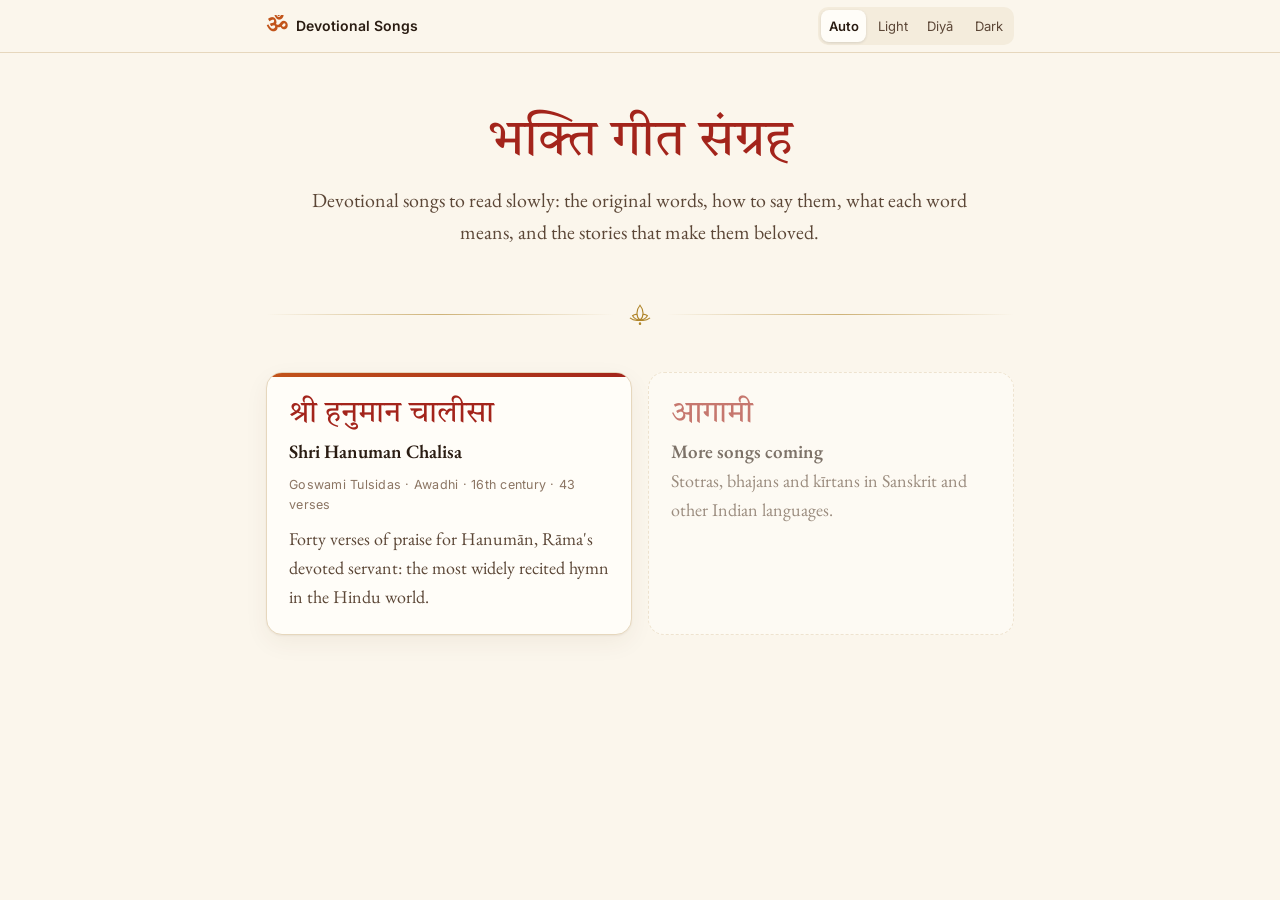
<file: index.html>
<!doctype html>
<html lang="en">
<head>
  <meta charset="utf-8">
  <meta name="viewport" content="width=device-width, initial-scale=1, viewport-fit=cover">
  <title>Devotional Songs</title>
  <meta name="description" content="Devotional songs to read slowly, starting with the Hanuman Chalisa: original text in nine Indian scripts, transliteration, word-by-word meanings traced to Sanskrit roots, the stories behind each verse, a recitation counter and a synced kirtan recording.">
  <meta name="explainer:topic" content="Sanskrit & Indian Heritage">
  <meta name="explainer:tags" content="Hanuman Chalisa, Tulsidas, Awadhi, bhakti, word-by-word, dhatu">
  <meta property="og:title" content="Devotional Songs">
  <meta property="og:description" content="The Hanuman Chalisa, word by word and root by root, with the stories behind each verse.">
  <meta property="og:image" content="thumb.png">
  <link rel="icon" href="data:image/svg+xml,%3Csvg xmlns='http://www.w3.org/2000/svg' viewBox='0 0 100 100'%3E%3Ctext y='.9em' font-size='90'%3E%F0%9F%AA%94%3C/text%3E%3C/svg%3E">
  <link rel="preconnect" href="https://fonts.googleapis.com">
  <link rel="preconnect" href="https://fonts.gstatic.com" crossorigin>
  <link rel="stylesheet" href="https://fonts.googleapis.com/css2?family=EB+Garamond:ital,wght@0,400;0,600;1,400&family=Inter:wght@400;600&family=Tiro+Devanagari+Hindi&display=swap">
  <link rel="stylesheet" href="assets/css/styles.css">
</head>
<body>
  <header class="topbar">
    <div class="wrap">
      <a class="home" href="index.html"><span class="om">ॐ</span><span>Devotional Songs</span></a>
      <div class="seg" role="group" aria-label="Theme" id="themeSeg"></div>
    </div>
  </header>
  <main class="wrap">
    <section class="hero">
      <h1>भक्ति गीत संग्रह</h1>
      <p>Devotional songs to read slowly: the original words, how to say them, what each word means, and the stories that make them beloved.</p>
    </section>
    <div class="ornament" id="orn"></div>
    <section class="cards" id="cards" aria-label="Songs"></section>
  </main>
  <script src="assets/js/common.js"></script>
  <script src="assets/js/library.js"></script>
</body>
</html>
</file>
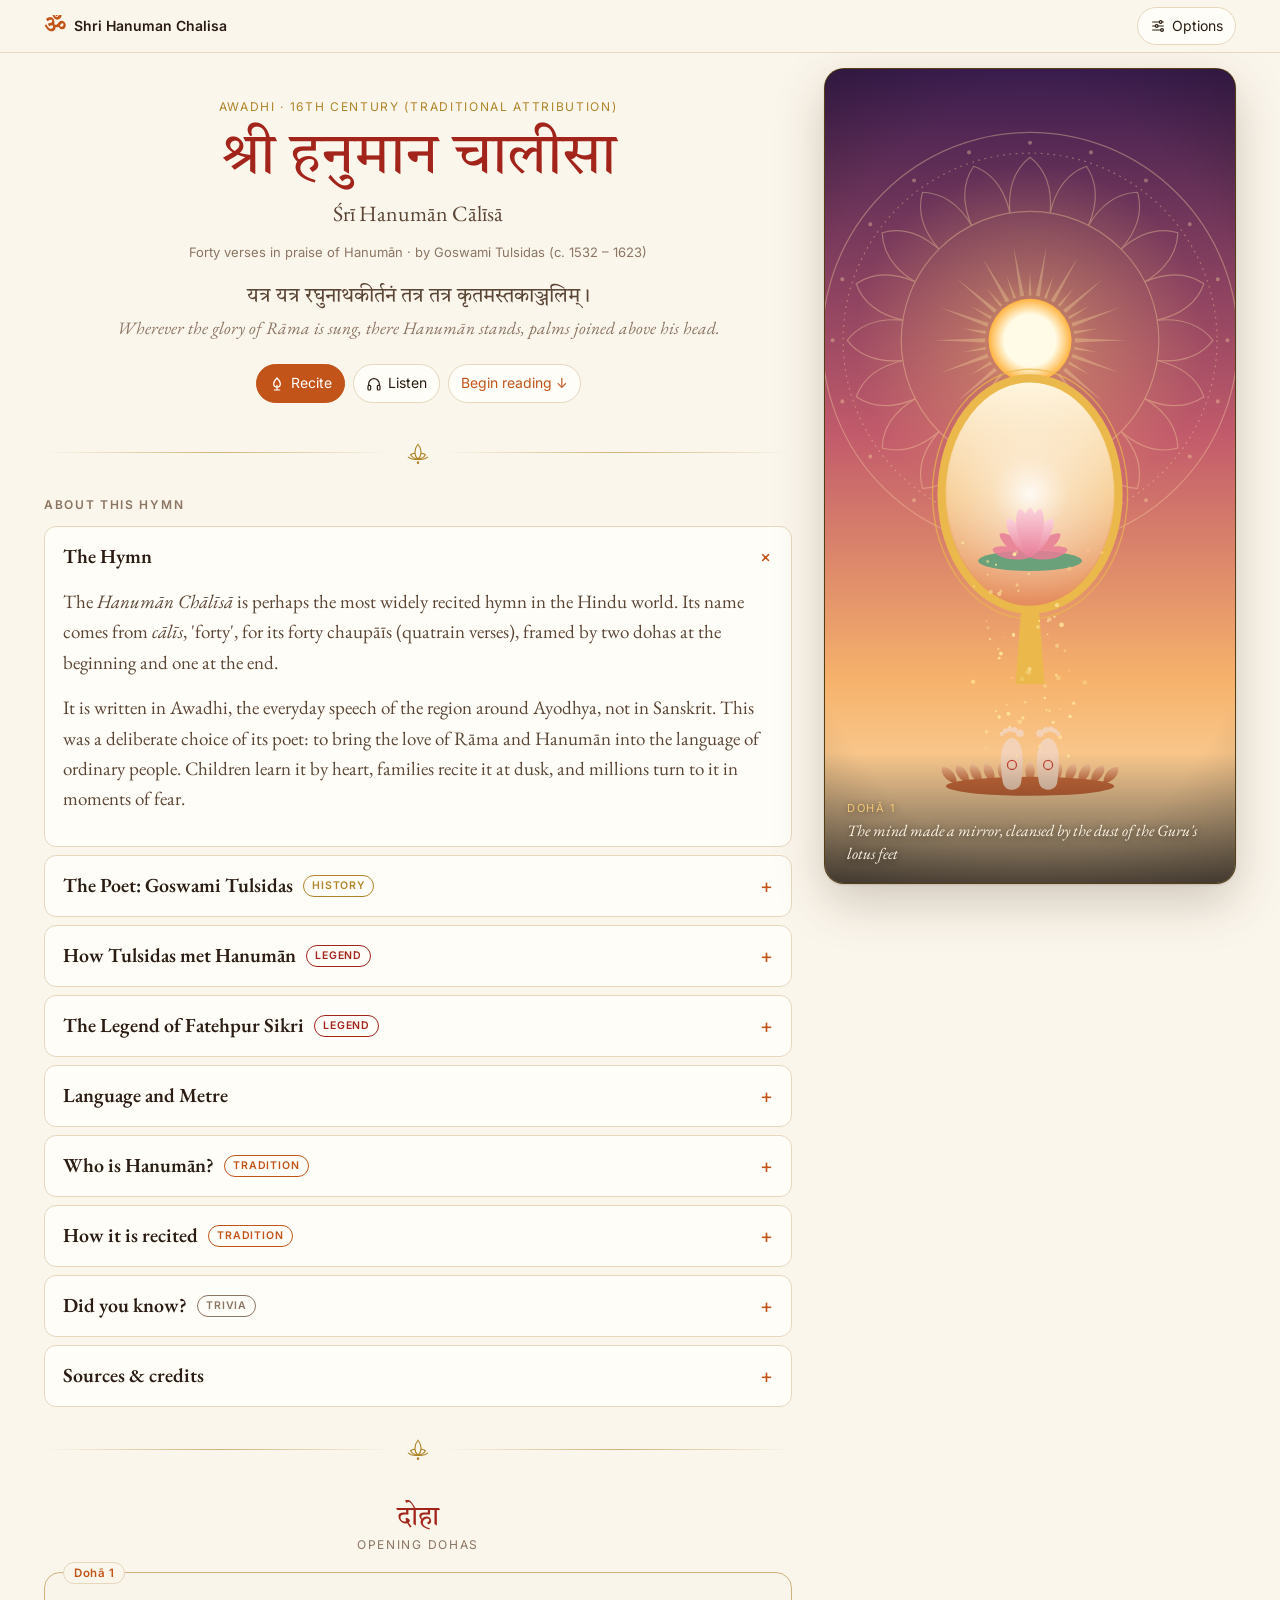
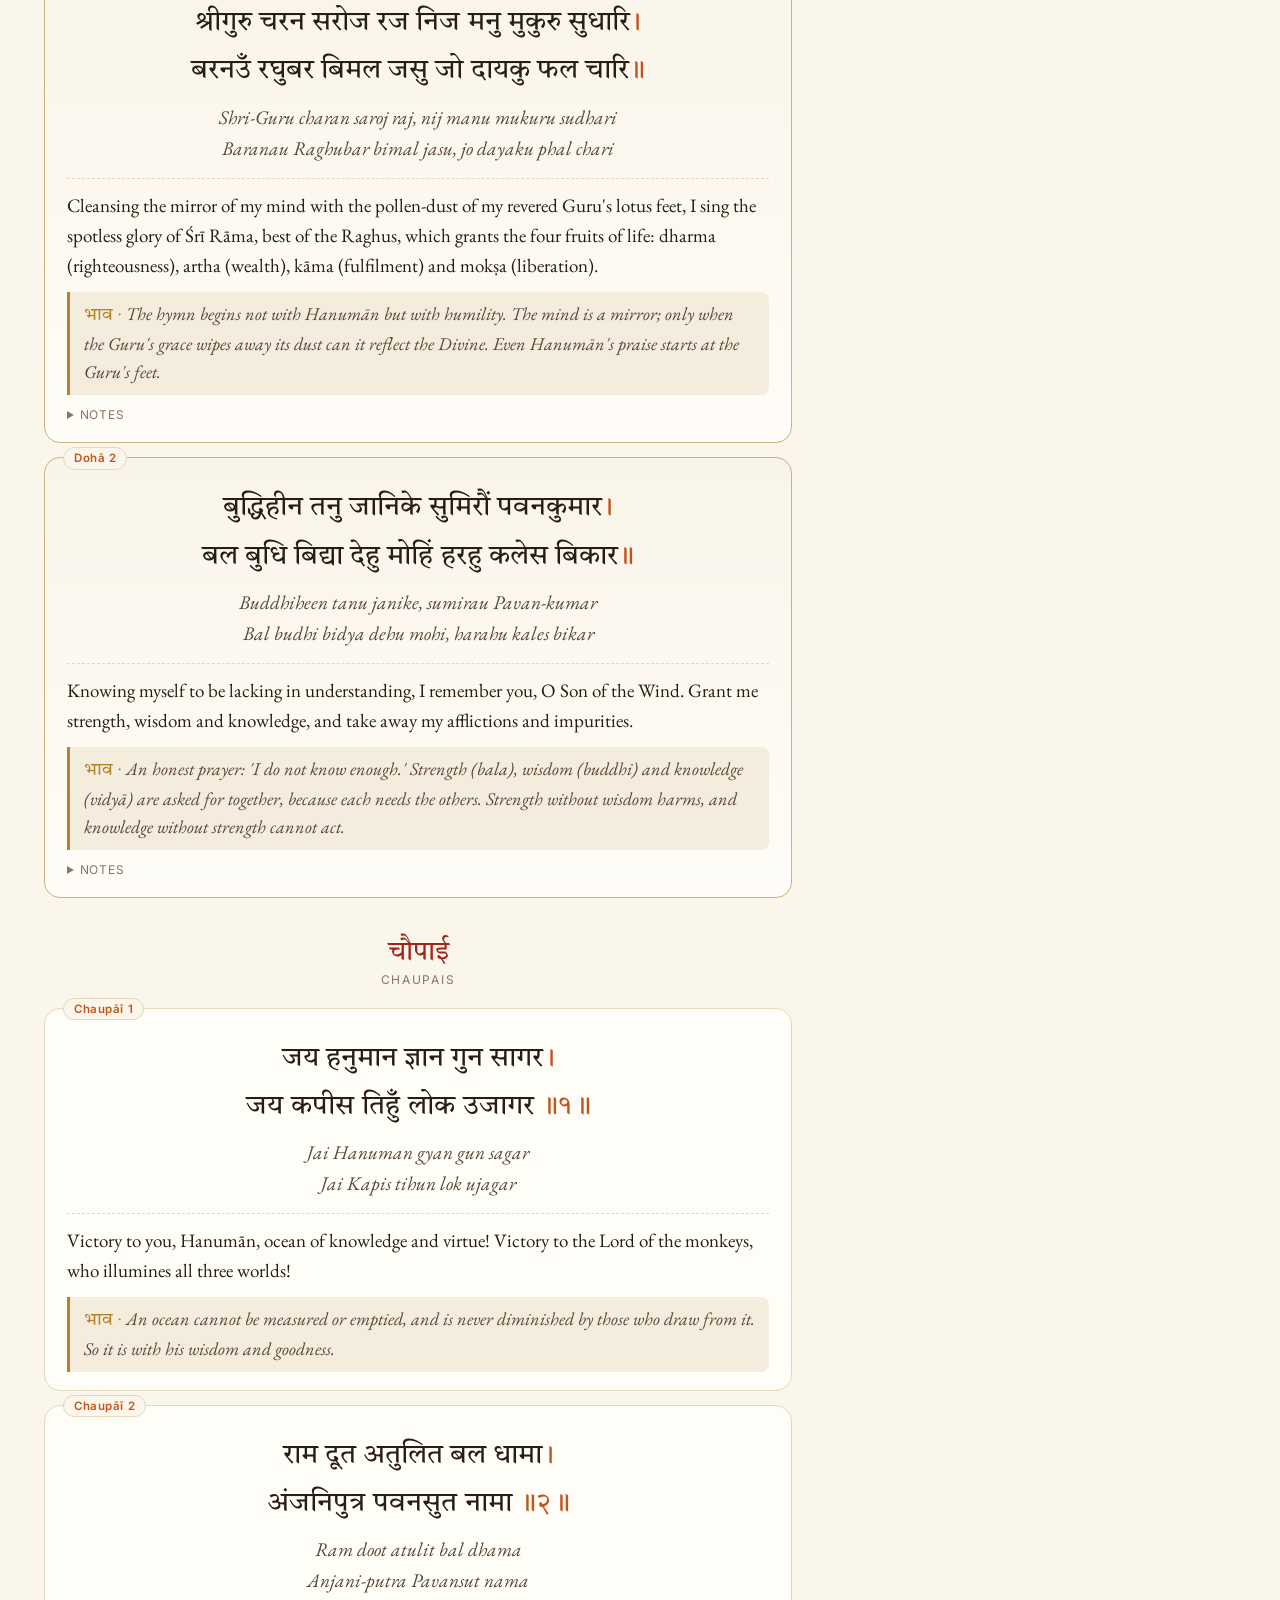
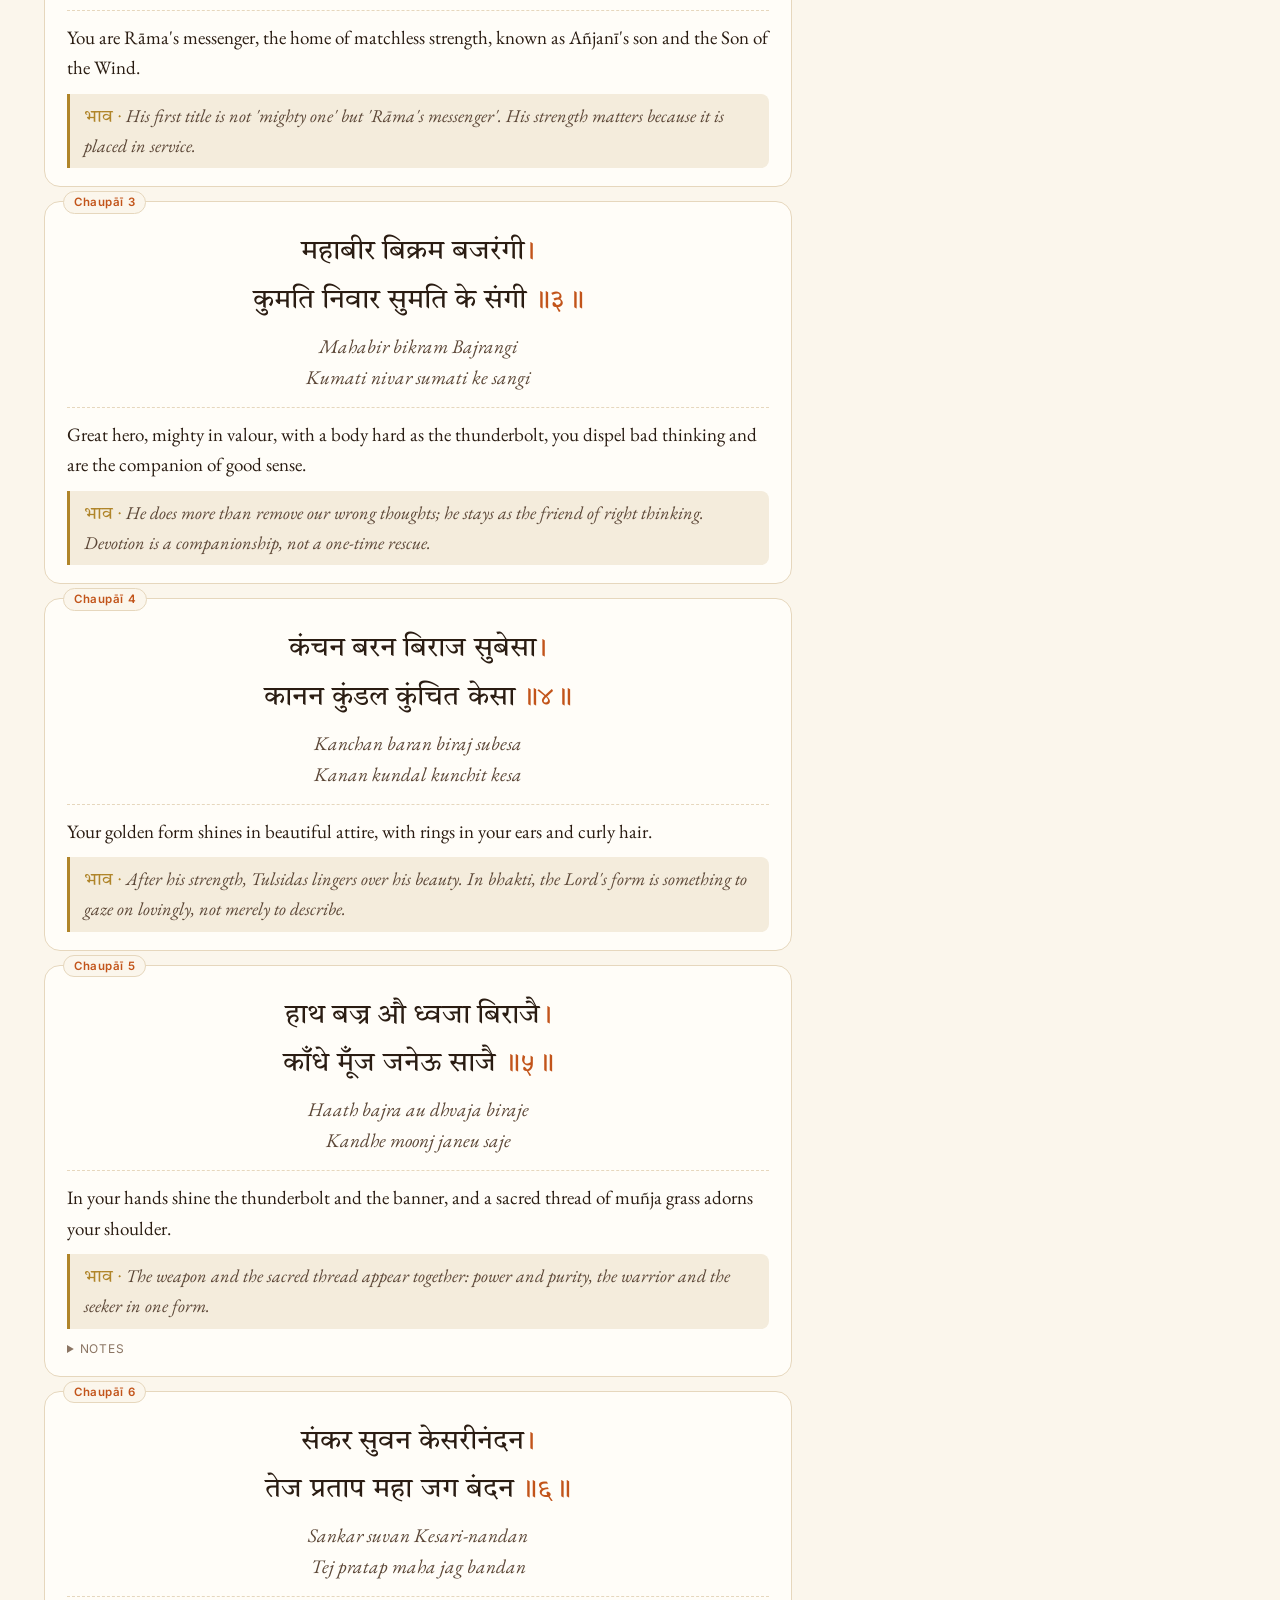
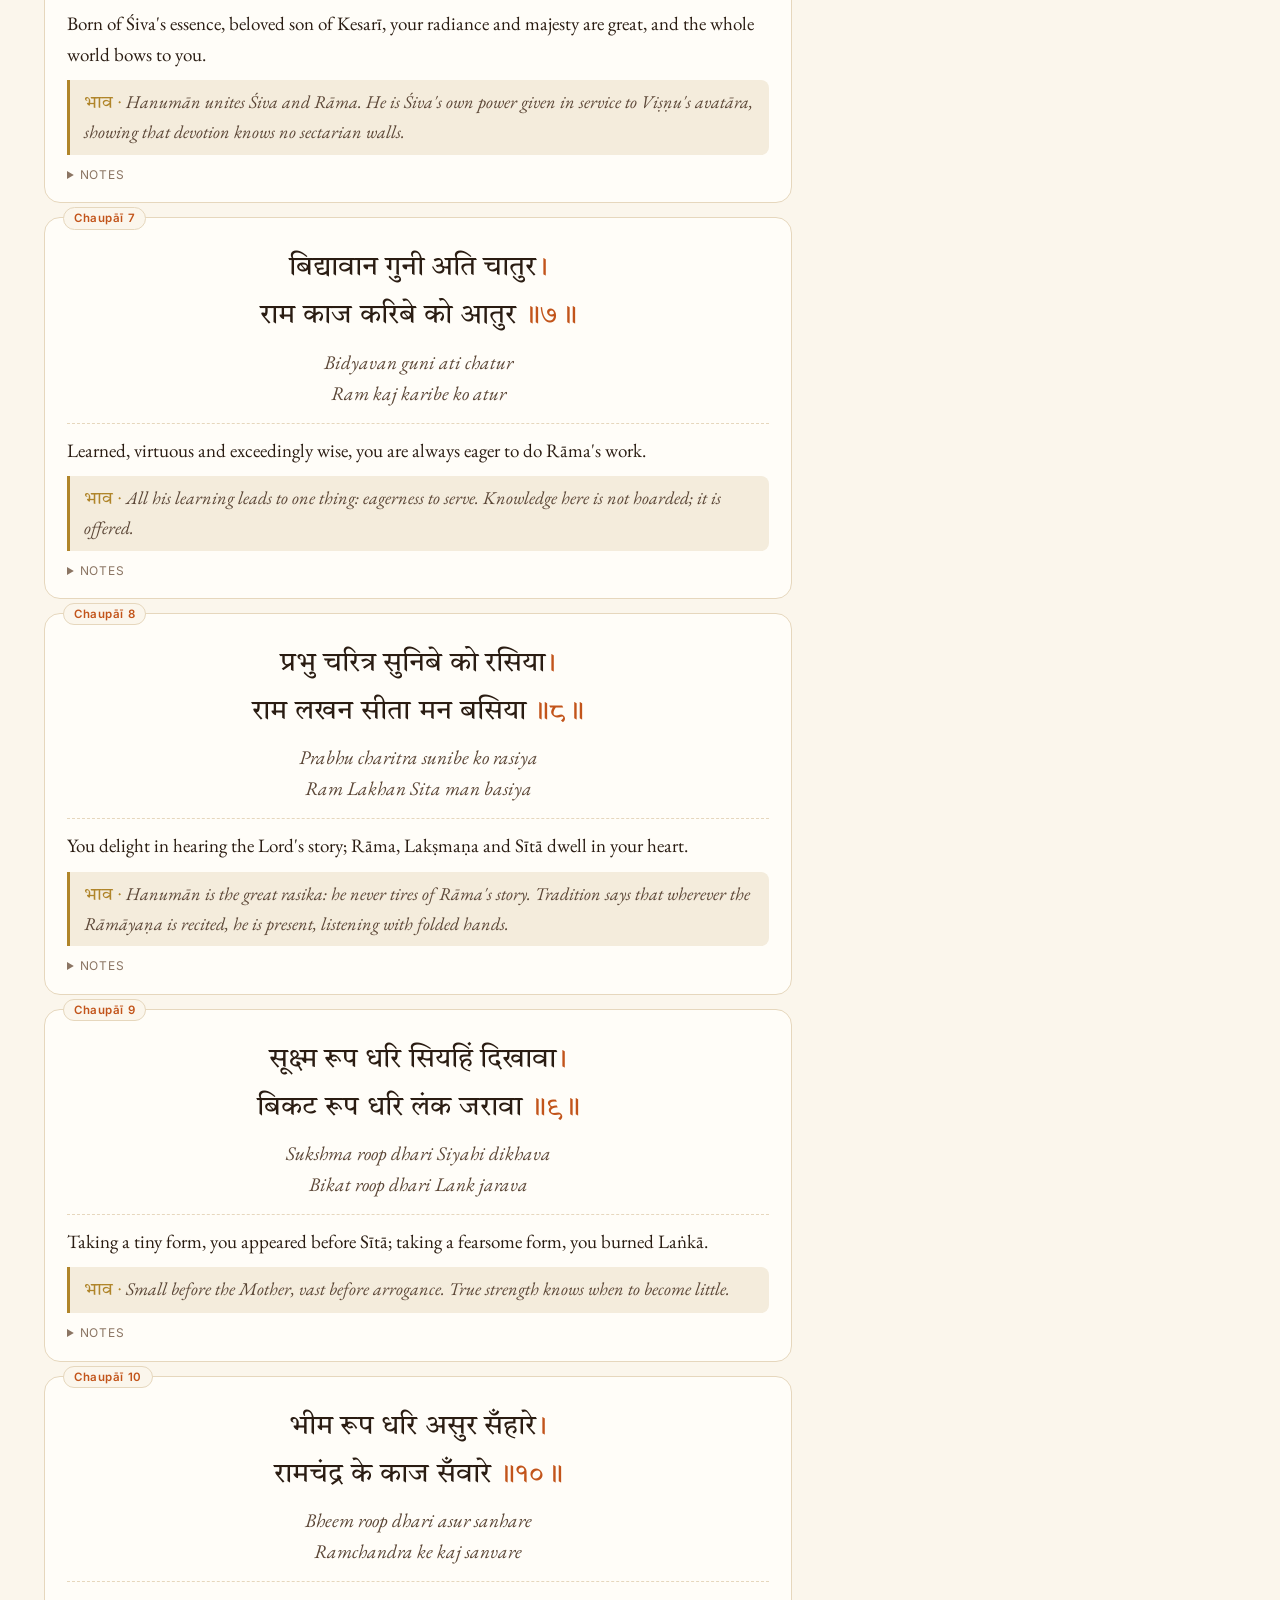
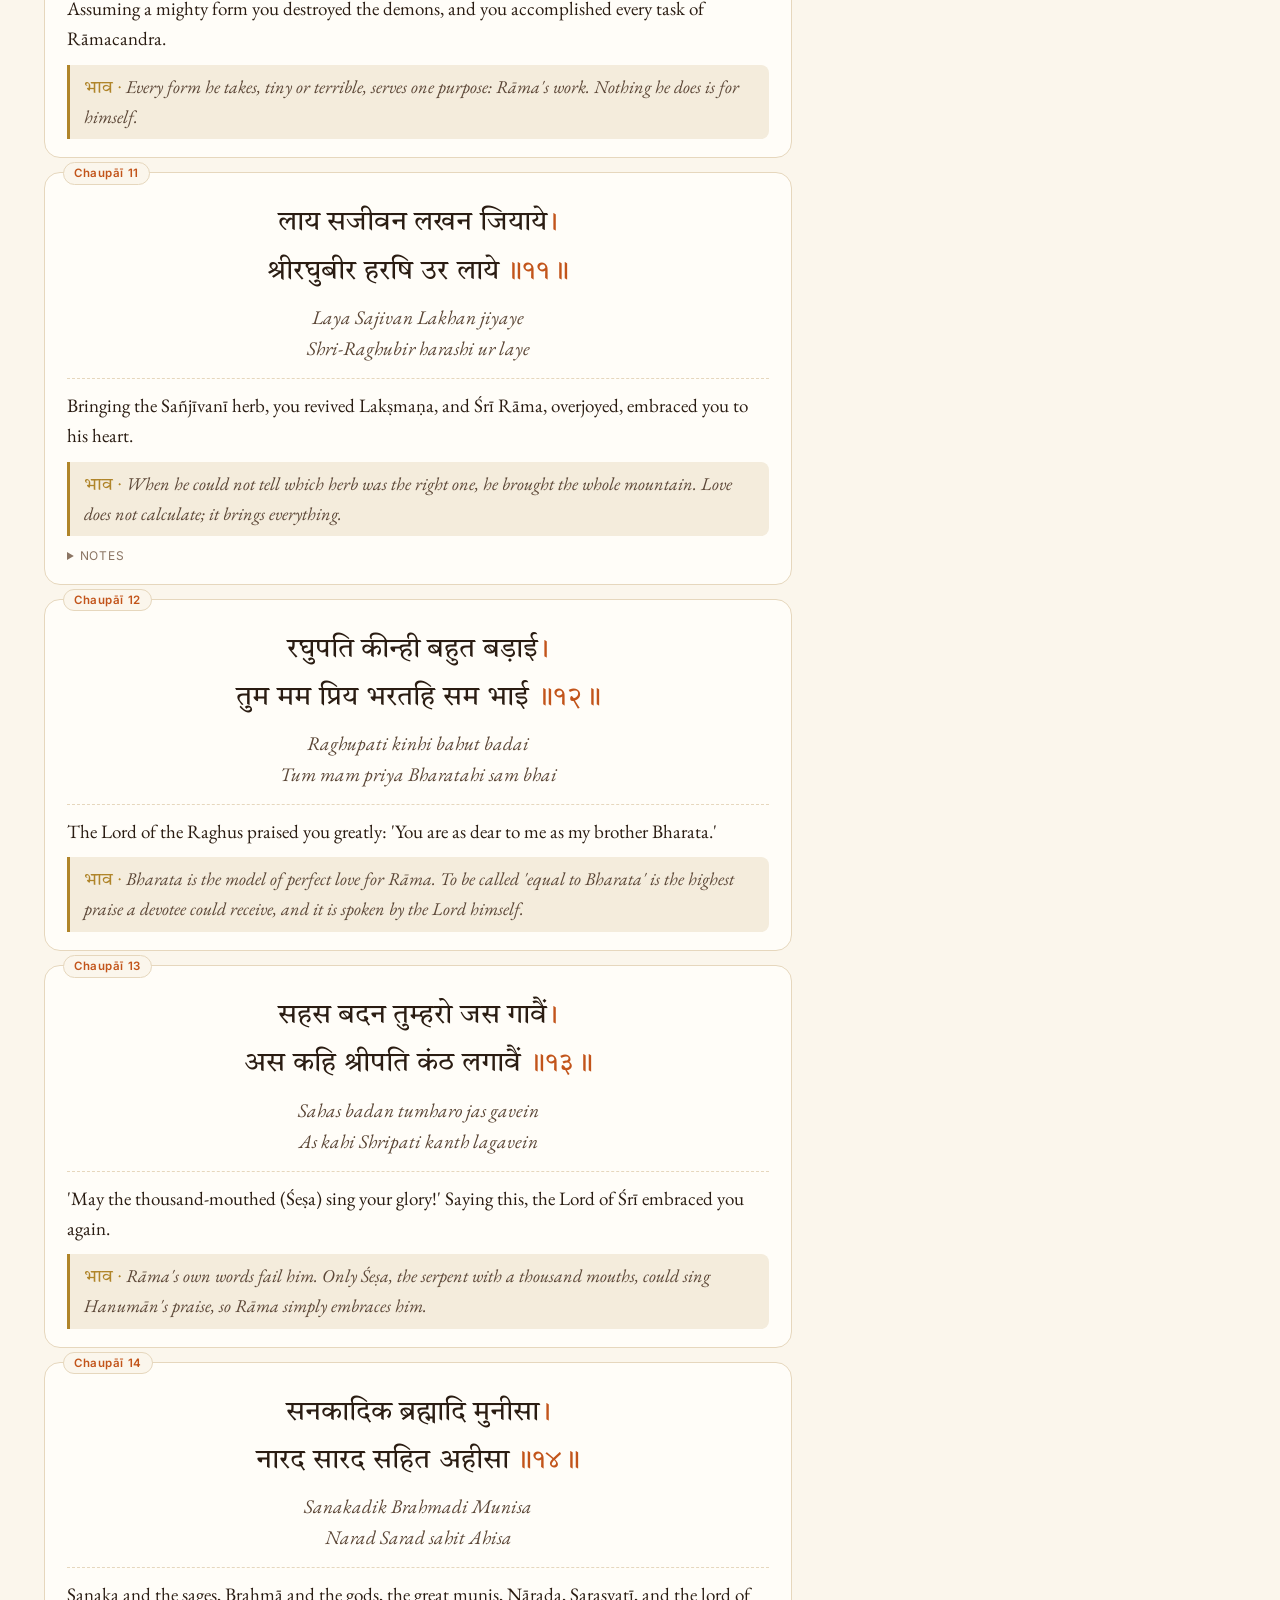
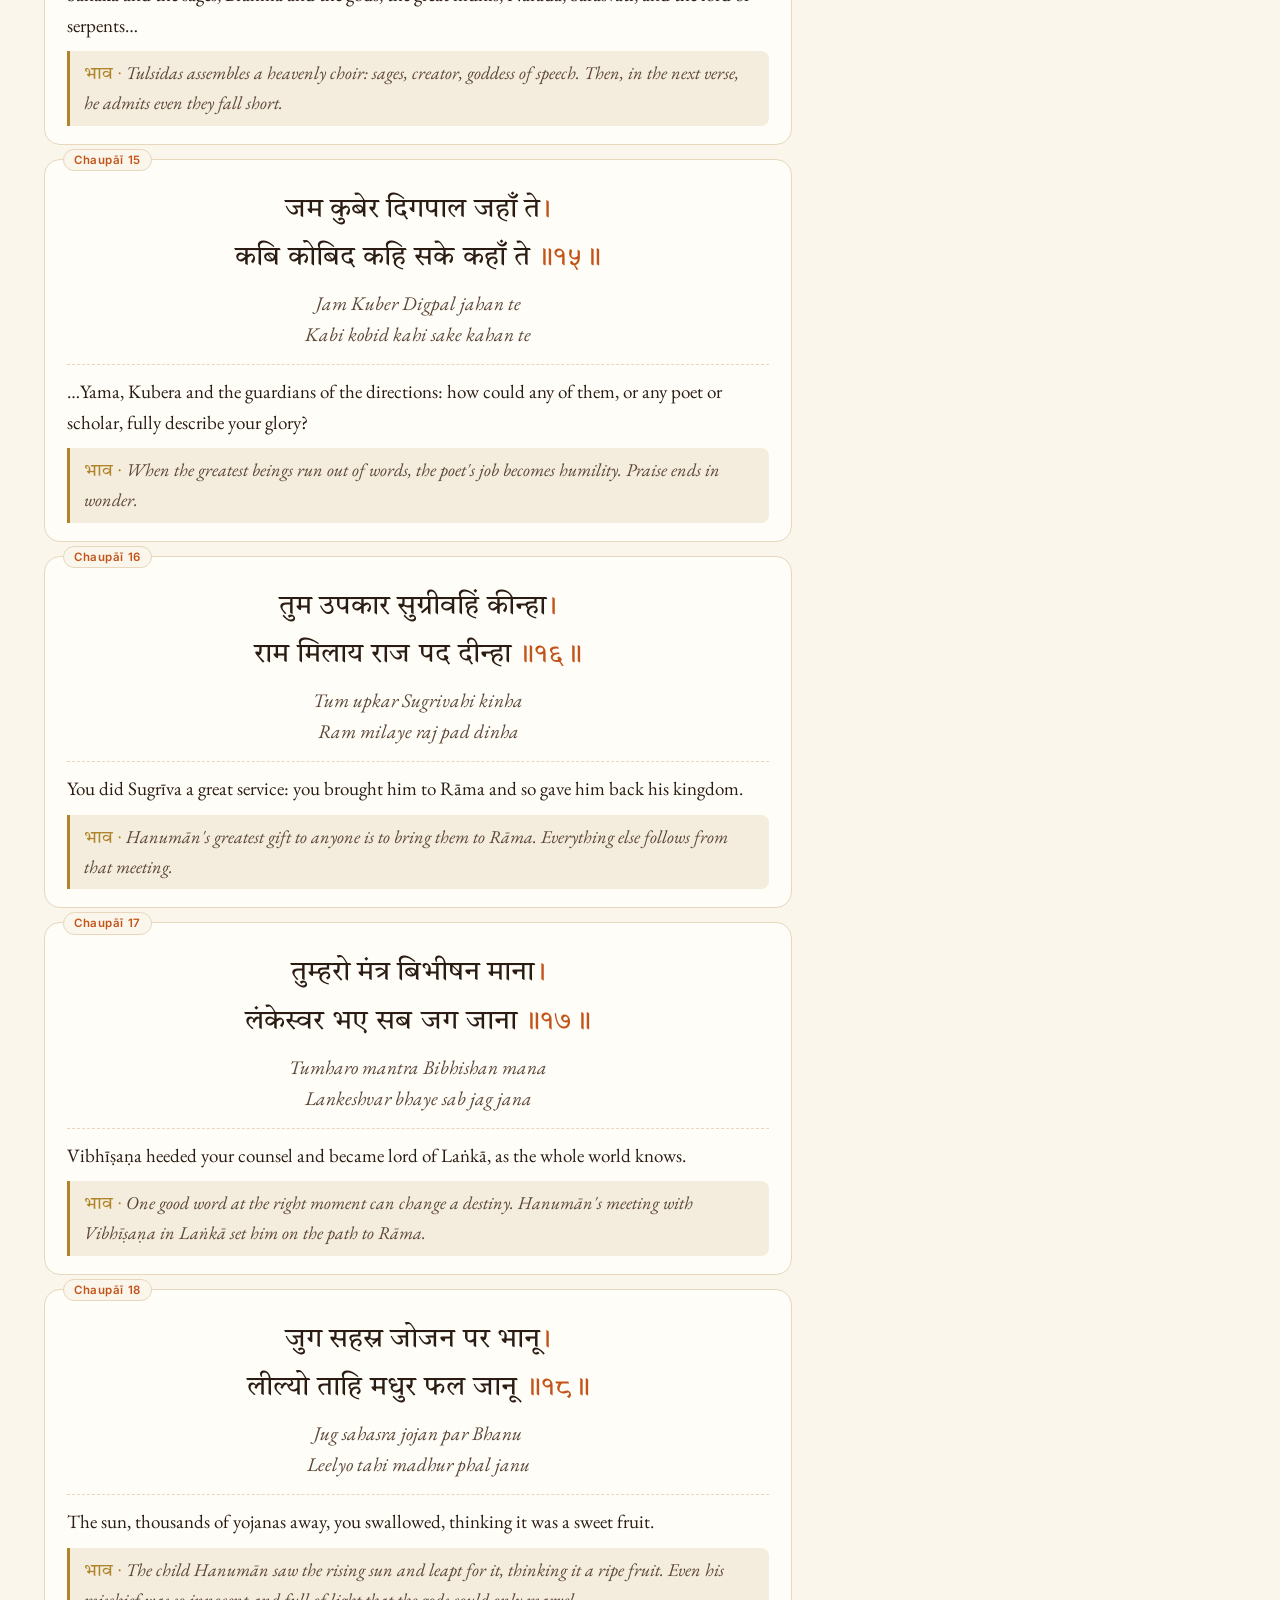
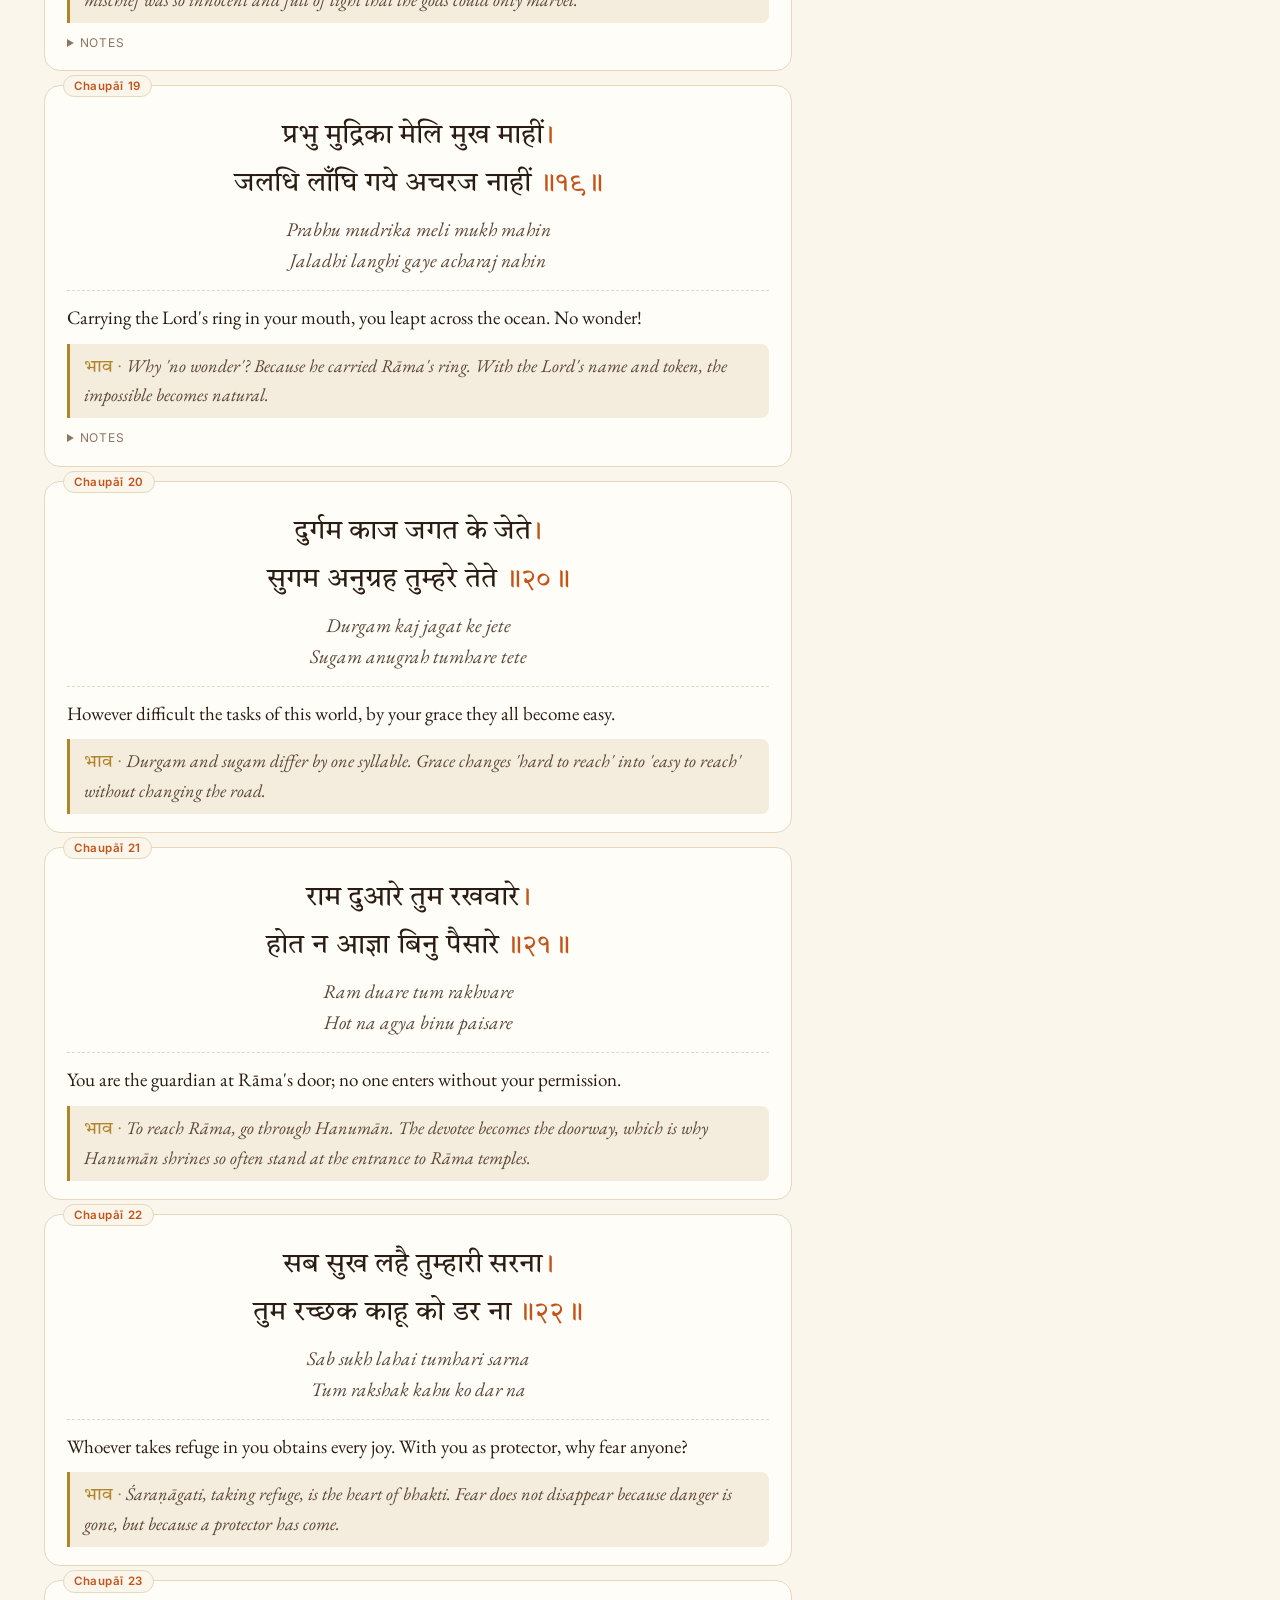
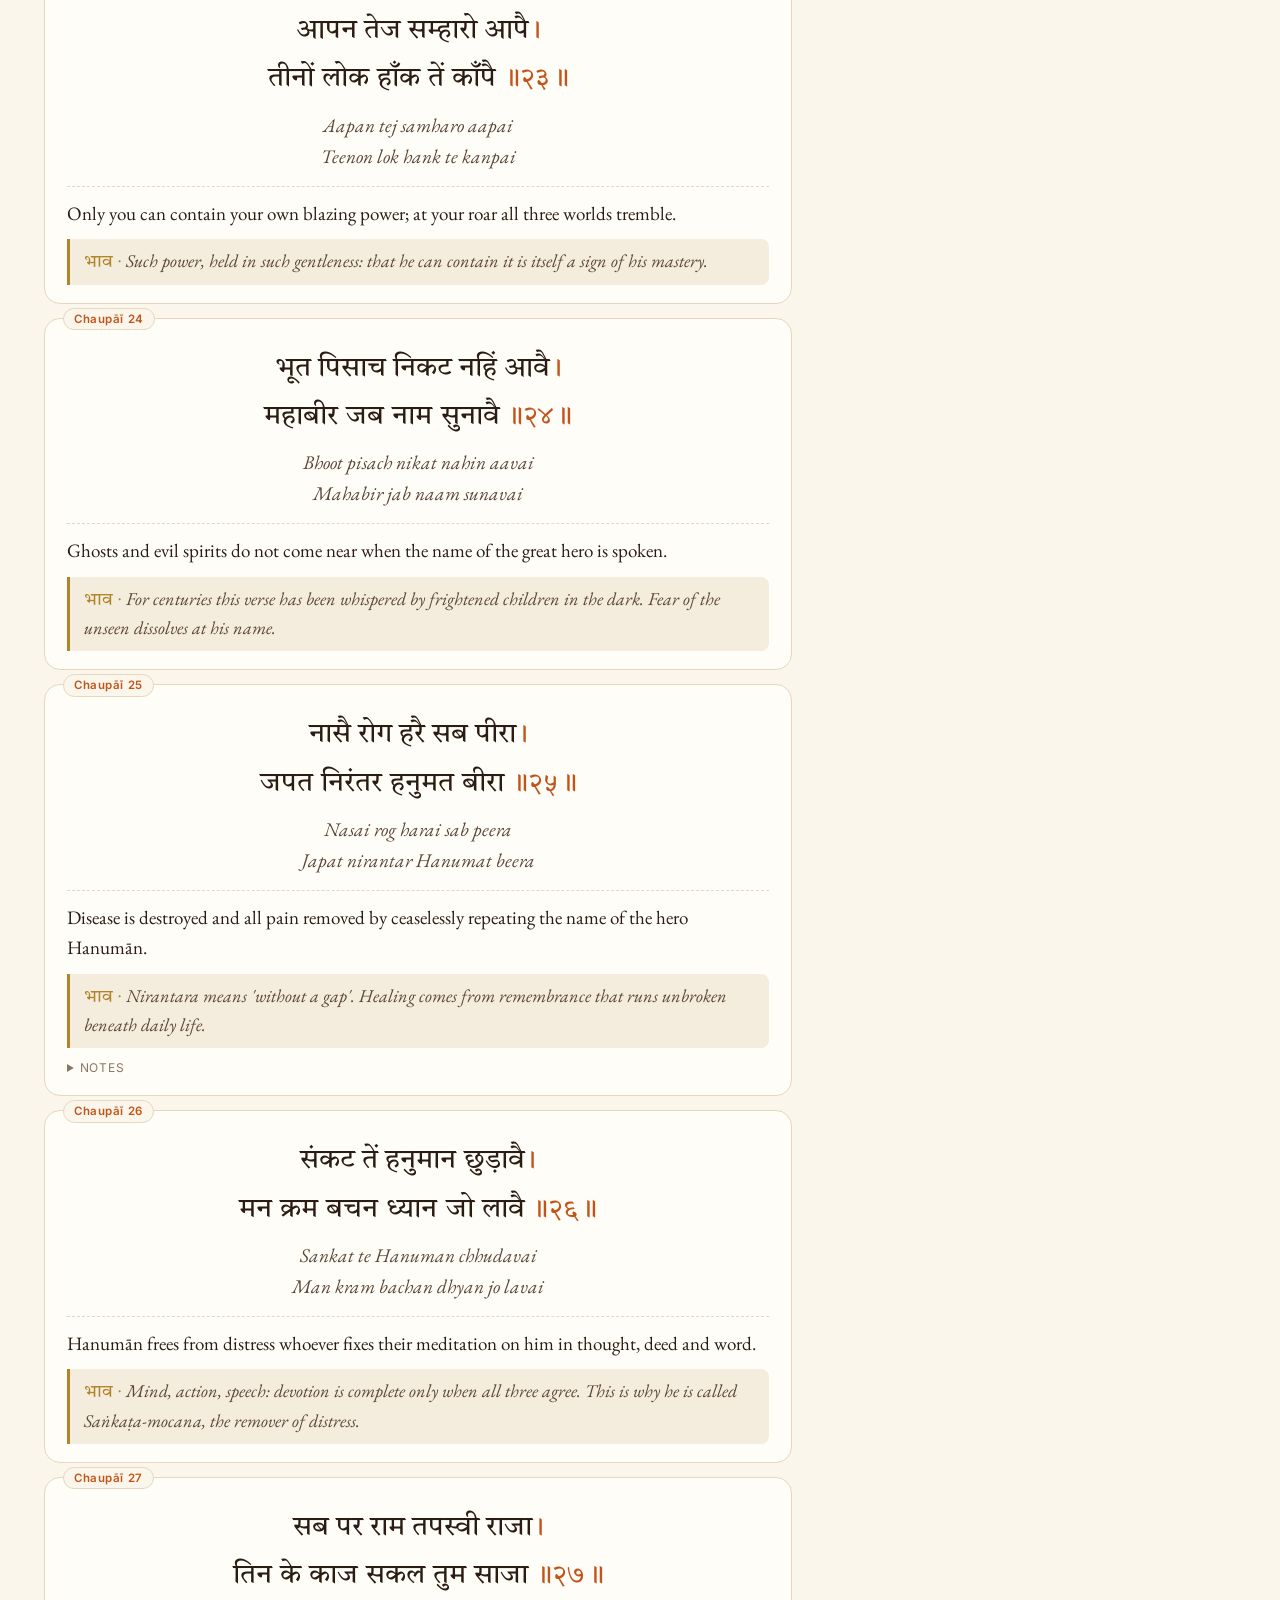
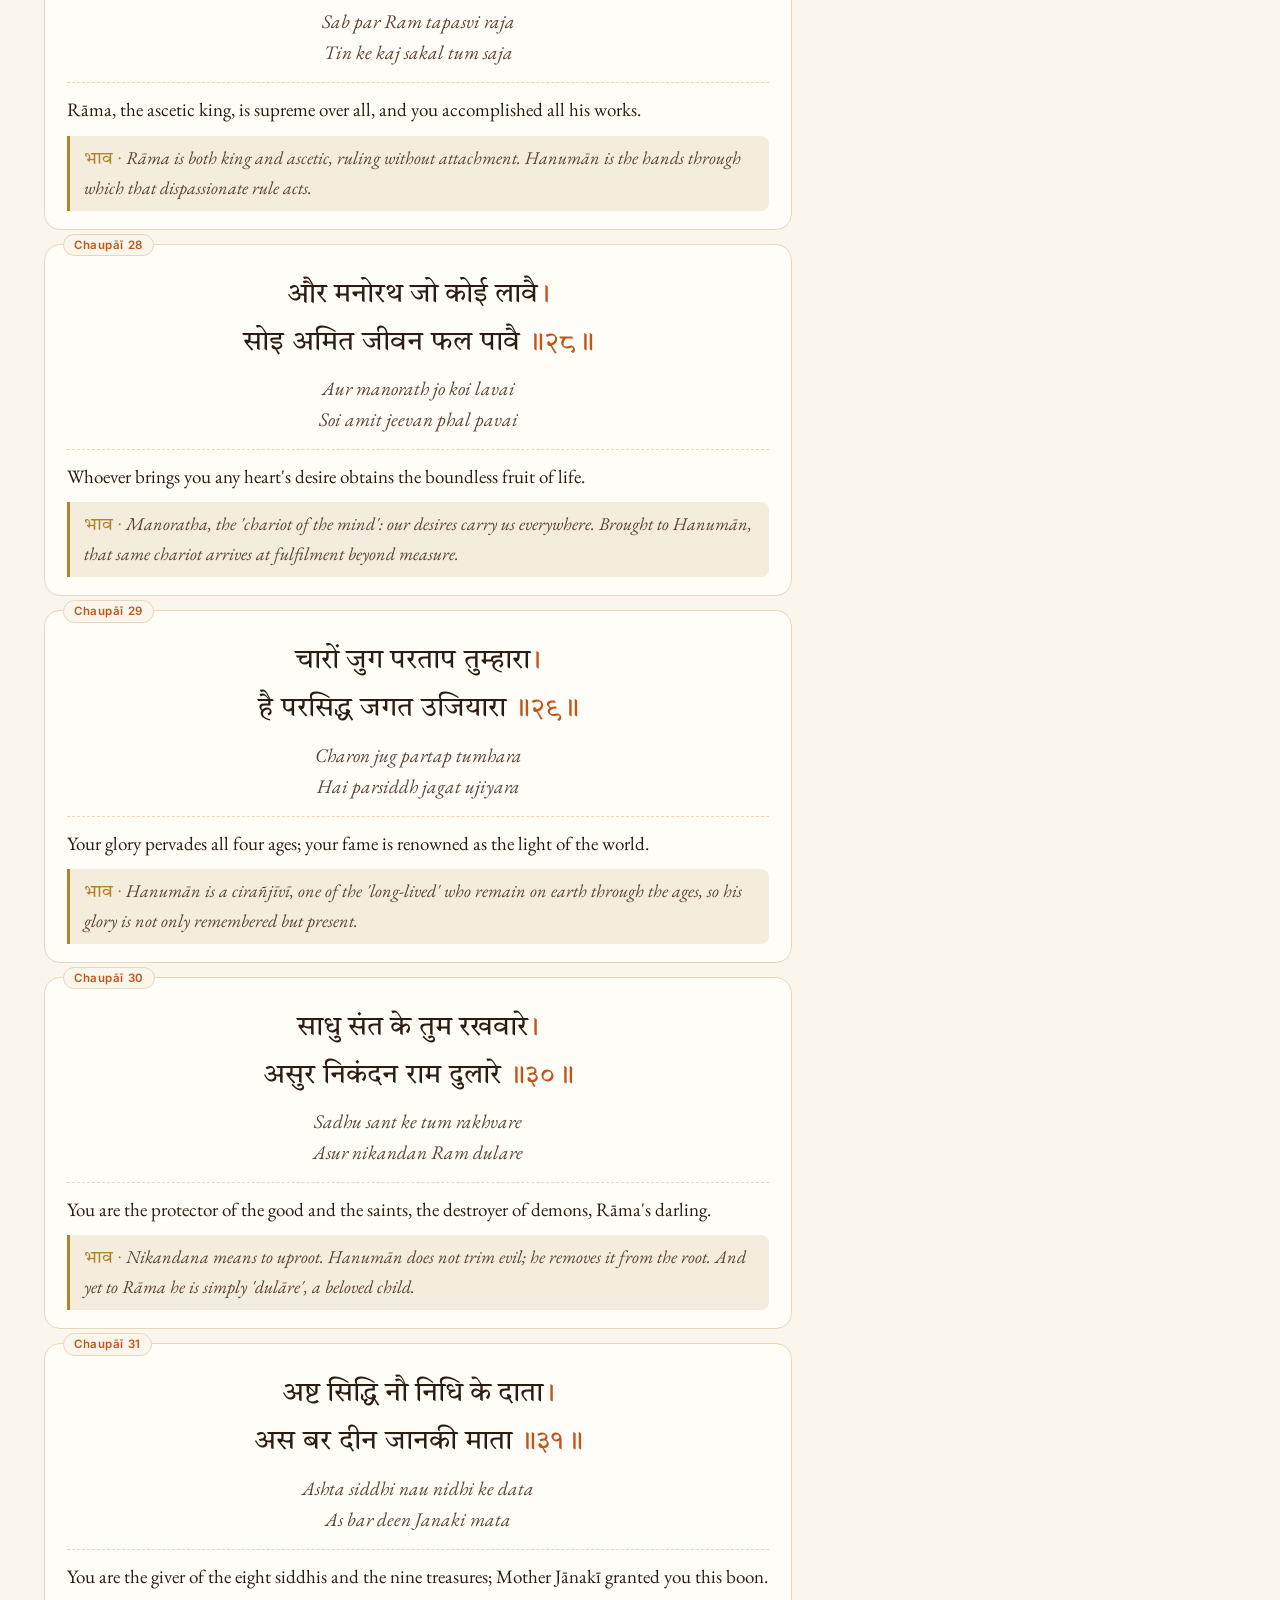
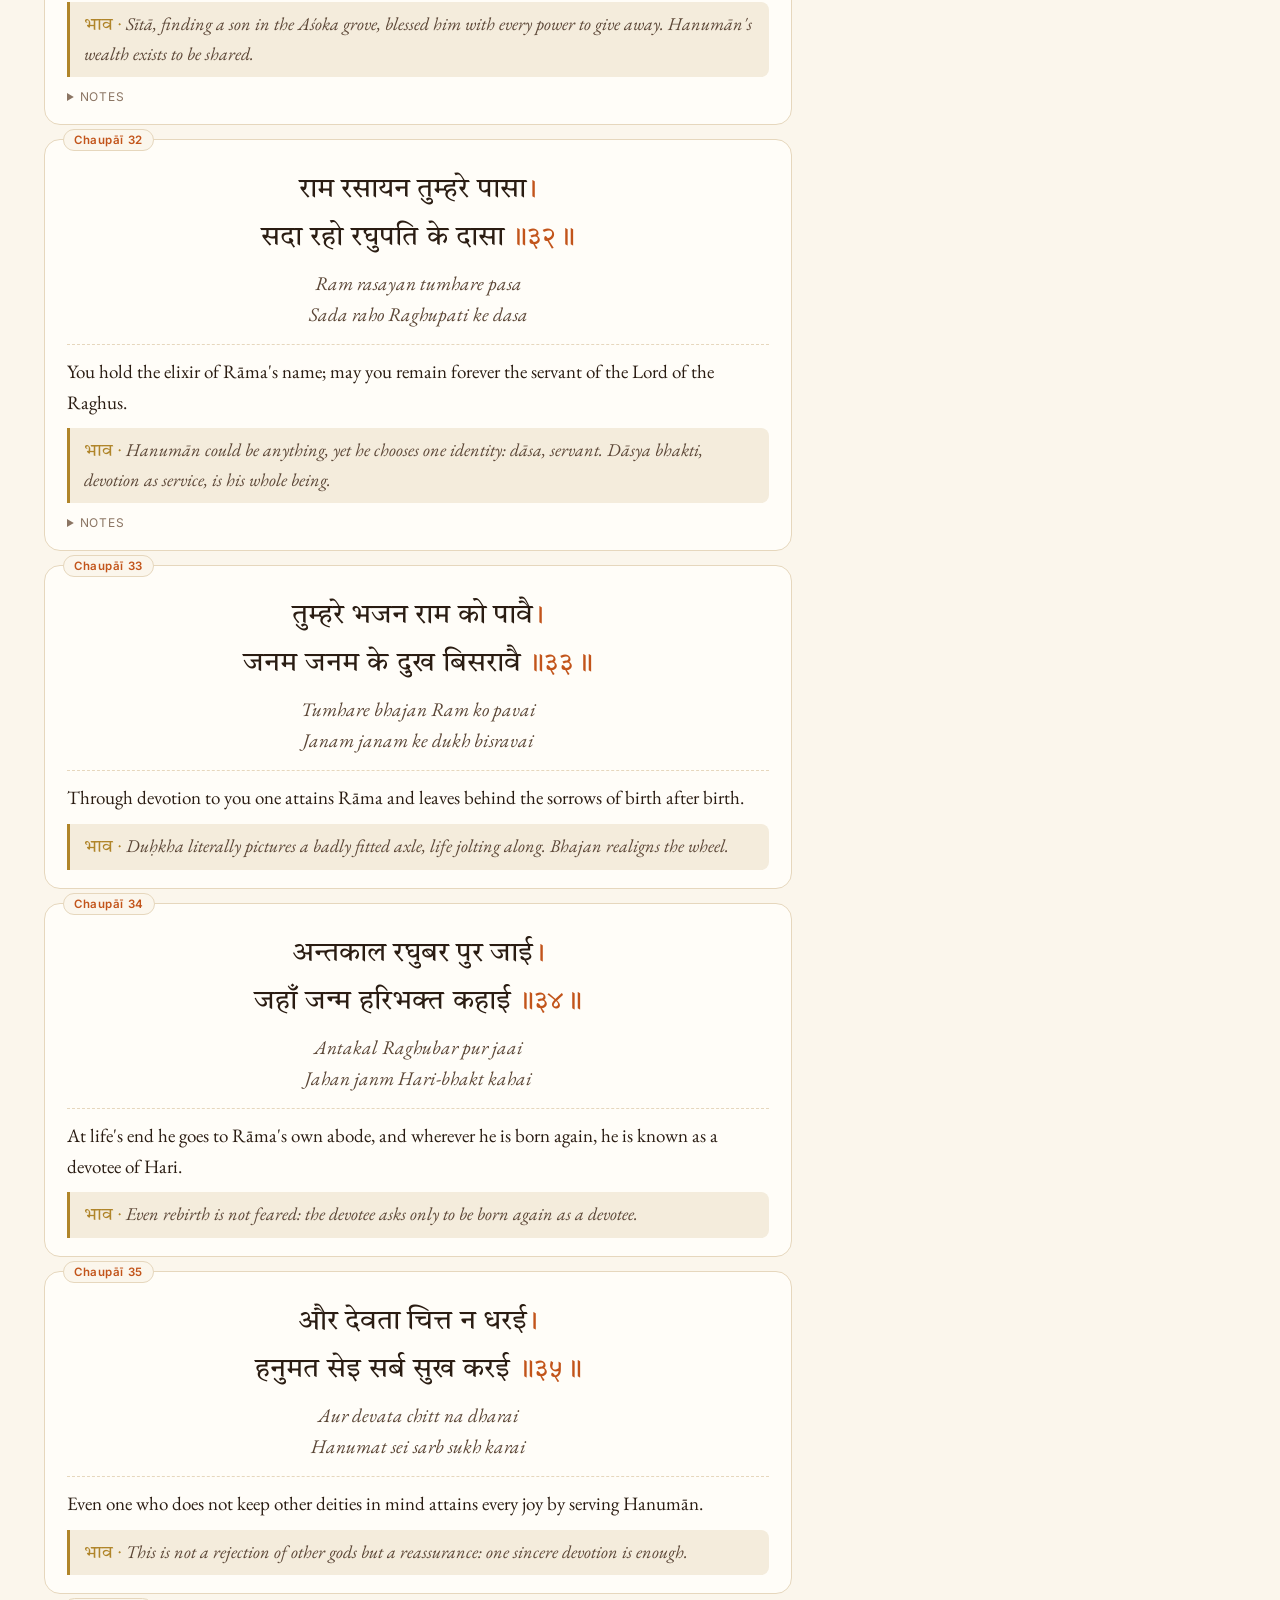
<file: song.html>
<!doctype html>
<html lang="en">
<head>
  <meta charset="utf-8">
  <meta name="viewport" content="width=device-width, initial-scale=1, viewport-fit=cover">
  <title>Devotional Songs</title>
  <meta name="description" content="Devotional song with original text, transliteration, word-by-word meaning and context.">
  <meta property="og:title" content="Shri Hanuman Chalisa · Devotional Songs">
  <meta property="og:description" content="All 43 verses, word by word and root by root, with the stories behind them.">
  <meta property="og:image" content="thumb.png">
  <link rel="icon" href="data:image/svg+xml,%3Csvg xmlns='http://www.w3.org/2000/svg' viewBox='0 0 100 100'%3E%3Ctext y='.9em' font-size='90'%3E%F0%9F%AA%94%3C/text%3E%3C/svg%3E">
  <link rel="preconnect" href="https://fonts.googleapis.com">
  <link rel="preconnect" href="https://fonts.gstatic.com" crossorigin>
  <link rel="stylesheet" href="https://fonts.googleapis.com/css2?family=EB+Garamond:ital,wght@0,400;0,600;1,400&family=Inter:wght@400;600&family=Tiro+Devanagari+Hindi&display=swap">
  <link rel="stylesheet" href="assets/css/styles.css">
</head>
<body>
  <header class="topbar">
    <div class="wrap">
      <a class="home" href="index.html"><span class="om">ॐ</span><span id="crumb">Devotional Songs</span></a>
      <button class="btn" id="settingsBtn" aria-label="Reading options"></button>
    </div>
  </header>

  <main class="wrap">
    <section class="song-head" id="songHead" aria-live="polite"></section>
    <div class="ornament" id="orn1"></div>
    <section class="about" id="about"></section>
    <div class="ornament" id="orn2"></div>
    <section id="verses" aria-label="Verses"></section>
    <footer>
      <div class="ornament" id="orn3"></div>
      <p class="jaikara"><span>॥ सियावर रामचंद्र की जय ॥</span> <span>॥ पवनसुत हनुमान की जय ॥</span><br><span>॥ उमापति महादेव की जय ॥</span> <span>॥ बोलो भाई सब संतन की जय ॥</span></p>
      <p><a href="index.html">All songs</a> · Transliteration by <a href="https://github.com/indic-transliteration/sanscript.js" target="_blank" rel="noopener">Sanscript</a></p>
    </footer>
  </main>

  <div class="player" id="player" aria-label="Audio player"></div>
  <div class="scrim" id="scrim"></div>
  <aside class="drawer" id="drawer" aria-label="Reading options"></aside>
  <div class="recite" id="recite" role="dialog" aria-modal="true" aria-label="Recitation mode"></div>
  <div class="toast" id="reciteToast" role="status"></div>

  <script src="assets/vendor/sanscript.js"></script>
  <script src="assets/js/common.js"></script>
  <script src="assets/js/translit.js"></script>
  <script src="assets/js/reader.js"></script>
  <script src="assets/js/audio-sync.js"></script>
  <script src="assets/js/recite.js"></script>
  <script src="assets/js/art.js"></script>
  <script>
    document.querySelectorAll(".ornament").forEach((o) => (o.innerHTML = DS.icons.lotus));
  </script>
</body>
</html>
</file>
<file: assets/css/styles.css>
/* ───────────── Theme tokens ───────────── */
:root {
  --bg: #fbf6ec;
  --bg-elev: #fffdf8;
  --bg-sunk: #f4ecdc;
  --ink: #2a1c12;
  --ink-soft: #5b4636;
  --ink-faint: #8b7563;
  --rule: #e6d7bd;
  --accent: #c2541a;        /* saffron */
  --accent-2: #a3241b;      /* vermilion / sindoor */
  --gold: #b0852a;
  --highlight: #fff1cf;
  --shadow: 0 1px 2px rgba(80, 50, 20, .06), 0 8px 24px rgba(80, 50, 20, .06);
  --font-deva: "Tiro Devanagari Hindi", "Noto Serif Devanagari", serif;
  --font-indic: "Noto Serif Kannada", "Noto Serif Telugu", "Noto Serif Tamil", "Noto Serif Malayalam",
                "Noto Serif Gujarati", "Noto Serif Bengali", "Noto Serif Gurmukhi", "Noto Serif Oriya", serif;
  --font-body: "EB Garamond", "Iowan Old Style", Georgia, serif;
  --font-ui: "Inter", system-ui, -apple-system, "Segoe UI", sans-serif;
  --scale: 1;
  --orig-scale: 1;
  color-scheme: light;
}
@media (prefers-color-scheme: dark) {
  :root:not([data-theme="light"]):not([data-theme="diya"]) {
    --bg: #15100c; --bg-elev: #1d1712; --bg-sunk: #110d0a;
    --ink: #f1e6d4; --ink-soft: #cdbba2; --ink-faint: #94816b;
    --rule: #3a2e23; --accent: #f0a04b; --accent-2: #ec6f5c; --gold: #d9b25f;
    --highlight: #3a2a14; --shadow: 0 1px 2px rgba(0,0,0,.3), 0 8px 24px rgba(0,0,0,.25);
    color-scheme: dark;
  }
}
:root[data-theme="dark"] {
  --bg: #15100c; --bg-elev: #1d1712; --bg-sunk: #110d0a;
  --ink: #f1e6d4; --ink-soft: #cdbba2; --ink-faint: #94816b;
  --rule: #3a2e23; --accent: #f0a04b; --accent-2: #ec6f5c; --gold: #d9b25f;
  --highlight: #3a2a14; --shadow: 0 1px 2px rgba(0,0,0,.3), 0 8px 24px rgba(0,0,0,.25);
  color-scheme: dark;
}
:root[data-theme="diya"] {
  --bg: #f1e2bf; --bg-elev: #f8eccf; --bg-sunk: #e8d4a8;
  --ink: #3a210f; --ink-soft: #64401f; --ink-faint: #8d6a43;
  --rule: #d8bd87; --accent: #b4410f; --accent-2: #8c1c12; --gold: #9a6d16;
  --highlight: #ffe3a3;
  color-scheme: light;
}

/* ───────────── Base ───────────── */
*, *::before, *::after { box-sizing: border-box; }
html { -webkit-text-size-adjust: 100%; }
body {
  margin: 0;
  background: var(--bg);
  color: var(--ink);
  font-family: var(--font-body);
  font-size: calc(19px * var(--scale));
  line-height: 1.6;
  transition: background .3s, color .3s;
}
a { color: var(--accent); text-decoration-thickness: 1px; text-underline-offset: 3px; }
button { font: inherit; color: inherit; }
em { font-style: italic; }
.wrap { max-width: 780px; margin: 0 auto; padding: 0 16px; }
.visually-hidden { position: absolute; width: 1px; height: 1px; overflow: hidden; clip: rect(0 0 0 0); white-space: nowrap; }

/* ───────────── Top bar ───────────── */
.topbar {
  position: sticky; top: 0; z-index: 30;
  background: color-mix(in srgb, var(--bg) 88%, transparent);
  backdrop-filter: blur(10px);
  -webkit-backdrop-filter: blur(10px);
  border-bottom: 1px solid var(--rule);
  font-family: var(--font-ui);
  font-size: 14px;
}
.topbar .wrap { display: flex; align-items: center; gap: 8px; height: 52px; }
.topbar .home { text-decoration: none; color: var(--ink); font-weight: 600; display: flex; align-items: center; gap: 8px; margin-right: auto; min-width: 0; }
.topbar .home span { white-space: nowrap; overflow: hidden; text-overflow: ellipsis; }
.topbar .om { font-family: var(--font-deva); color: var(--accent); font-size: 22px; line-height: 1; }
.btn { text-decoration: none;
  display: inline-flex; align-items: center; gap: 6px; text-decoration: none;
  border: 1px solid var(--rule); background: var(--bg-elev);
  padding: 7px 12px; border-radius: 999px; cursor: pointer;
  font-family: var(--font-ui); font-size: 14px; white-space: nowrap;
}
.btn:hover { border-color: var(--accent); }
.btn.primary { background: var(--accent); border-color: var(--accent); color: #fff; }
.btn svg { width: 16px; height: 16px; }
.btn.icon { padding: 7px; }

/* ───────────── Ornaments ───────────── */
.ornament { display: flex; align-items: center; gap: 12px; color: var(--gold); margin: 28px 0; }
.ornament::before, .ornament::after { content: ""; flex: 1; height: 1px; background: linear-gradient(90deg, transparent, var(--gold), transparent); opacity: .6; }
.ornament svg { width: 28px; height: 28px; flex: none; }

/* ───────────── Library page ───────────── */
.hero { text-align: center; padding: 56px 0 24px; }
.hero h1 { font-family: var(--font-deva); font-weight: 400; font-size: clamp(34px, 7vw, 52px); margin: 0; color: var(--accent-2); line-height: 1.3; }
.hero p { color: var(--ink-soft); margin: 8px auto 0; max-width: 34em; font-size: 1.05em; }
.cards { display: grid; gap: 16px; grid-template-columns: repeat(auto-fill, minmax(260px, 1fr)); padding: 16px 0 64px; }
.card {
  display: block; text-decoration: none; color: inherit;
  background: var(--bg-elev); border: 1px solid var(--rule); border-radius: 16px;
  padding: 22px; box-shadow: var(--shadow); position: relative; overflow: hidden;
  transition: transform .2s, border-color .2s;
}
.card:hover { transform: translateY(-2px); border-color: var(--accent); }
.card::before { content: ""; position: absolute; inset: 0 0 auto 0; height: 4px; background: linear-gradient(90deg, var(--accent), var(--accent-2)); }
.card .deva { font-family: var(--font-deva); font-size: 1.6em; color: var(--accent-2); line-height: 1.3; }
.card .en { font-weight: 600; margin-top: 2px; }
.card .meta { font-family: var(--font-ui); font-size: 12.5px; color: var(--ink-faint); margin: 8px 0 10px; letter-spacing: .02em; }
.card p { margin: 0; color: var(--ink-soft); font-size: .95em; }
.card.soon { opacity: .6; border-style: dashed; box-shadow: none; }
.card.soon::before { display: none; }

/* ───────────── Song header ───────────── */
.song-head { text-align: center; padding: 44px 0 8px; }
.song-head .kicker { font-family: var(--font-ui); font-size: 12px; letter-spacing: .14em; text-transform: uppercase; color: var(--gold); }
.song-head h1 { font-family: var(--font-deva); font-weight: 400; color: var(--accent-2); font-size: clamp(36px, 8vw, 58px); margin: 6px 0 0; line-height: 1.25; }
.song-head .sub { font-size: 1.15em; color: var(--ink-soft); margin-top: 2px; }
.song-head .byline { font-family: var(--font-ui); font-size: 13px; color: var(--ink-faint); margin-top: 10px; }
.epigraph { text-align: center; margin: 20px auto 0; max-width: 32em; }
.epigraph .deva { font-family: var(--font-deva); color: var(--ink-soft); font-size: 1.05em; }
.epigraph .en { font-style: italic; color: var(--ink-faint); font-size: .92em; }
.head-actions { display: flex; flex-wrap: wrap; justify-content: center; gap: 8px; margin-top: 22px; }

/* ───────────── About ───────────── */
.about { margin-top: 8px; }
.about h2, .section-title { font-family: var(--font-ui); font-size: 12px; letter-spacing: .14em; text-transform: uppercase; color: var(--ink-faint); font-weight: 600; margin: 0 0 12px; }
details.about-card {
  background: var(--bg-elev); border: 1px solid var(--rule); border-radius: 12px;
  margin-bottom: 8px; overflow: hidden;
}
details.about-card summary {
  list-style: none; cursor: pointer; padding: 14px 18px;
  display: flex; align-items: center; gap: 10px; font-weight: 600; font-size: 1.05em;
}
details.about-card summary::-webkit-details-marker { display: none; }
details.about-card summary::after { content: "+"; margin-left: auto; font-family: var(--font-ui); color: var(--accent); font-weight: 400; font-size: 20px; transition: transform .2s; }
details.about-card[open] summary::after { transform: rotate(45deg); }
details.about-card .body { padding: 0 18px 16px; color: var(--ink-soft); }
details.about-card .body p { margin: 0 0 .8em; }
.tag { font-family: var(--font-ui); font-size: 10.5px; font-weight: 600; letter-spacing: .08em; text-transform: uppercase; padding: 2px 8px; border-radius: 999px; border: 1px solid currentColor; }
.tag.legend { color: var(--accent-2); }
.tag.history { color: var(--gold); }
.tag.tradition { color: var(--accent); }
.tag.overview, .tag.trivia { color: var(--ink-faint); }
.sources { font-size: .9em; padding-left: 1.2em; margin: 0; }
.sources li { margin-bottom: 4px; }

/* ───────────── Verses ───────────── */
.section-head { text-align: center; margin: 40px 0 18px; }
.section-head .deva { font-family: var(--font-deva); font-size: 1.4em; color: var(--accent-2); line-height: 1.2; }
.section-head .en { font-family: var(--font-ui); font-size: 12px; letter-spacing: .14em; text-transform: uppercase; color: var(--ink-faint); }

.verse {
  position: relative; background: var(--bg-elev); border: 1px solid var(--rule);
  border-radius: 16px; padding: 22px 22px 18px; margin-bottom: 14px;
  scroll-margin-top: 80px; transition: background .3s, border-color .3s, box-shadow .3s;
}
.verse.doha { border-color: color-mix(in srgb, var(--gold) 45%, var(--rule)); background: linear-gradient(180deg, color-mix(in srgb, var(--gold) 7%, var(--bg-elev)), var(--bg-elev)); }
.verse.playing { background: var(--highlight); border-color: var(--accent); box-shadow: 0 0 0 3px color-mix(in srgb, var(--accent) 20%, transparent); }
.verse .num {
  position: absolute; top: -11px; left: 18px;
  font-family: var(--font-ui); font-size: 11.5px; font-weight: 600; letter-spacing: .05em;
  background: var(--bg); border: 1px solid var(--rule); color: var(--accent); padding: 1px 10px; border-radius: 999px;
}
.verse .num .deva-num { font-family: var(--font-deva); font-weight: 400; margin-left: 4px; color: var(--ink-faint); }
.verse .tools { position: absolute; top: 10px; right: 10px; display: flex; gap: 4px; opacity: 0; transition: opacity .2s; }
.verse:hover .tools, .verse:focus-within .tools { opacity: 1; }
.tool-btn { border: none; background: transparent; cursor: pointer; padding: 4px; border-radius: 6px; color: var(--ink-faint); }
.tool-btn:hover { color: var(--accent); background: var(--bg-sunk); }
.tool-btn svg { width: 16px; height: 16px; display: block; }
@media (hover: none) { .verse .tools { opacity: 1; } }

.orig { font-family: var(--font-deva); font-size: calc(1.45em * var(--orig-scale)); line-height: 1.75; color: var(--ink); margin: 4px 0 0; text-align: center; }
.orig.indic { font-family: var(--font-indic); font-size: calc(1.3em * var(--orig-scale)); }
.orig .ln { display: block; }
.orig .danda { color: var(--accent); margin-left: .15em; }
.nowrap { white-space: nowrap; }
body.gloss-interlinear .nowrap { display: inline-flex; align-items: flex-start; white-space: normal; }
.w {
  display: inline; border: none; background: none; padding: 0 .02em; margin: 0; cursor: pointer;
  font: inherit; color: inherit; border-radius: 4px;
  text-decoration: underline dotted transparent; text-underline-offset: .3em;
  transition: background .15s, text-decoration-color .15s;
}
body.gloss-tap .w:hover, .w[aria-expanded="true"] { background: color-mix(in srgb, var(--accent) 14%, transparent); text-decoration-color: var(--accent); }
body.gloss-off .w { cursor: text; }

.translit { text-align: center; color: var(--ink-soft); font-style: italic; margin-top: 6px; font-size: 1.02em; }
.translit .ln { display: block; }

/* Interlinear */
body.gloss-interlinear .orig { text-align: left; }
body.gloss-interlinear .orig .ln { display: flex; flex-wrap: wrap; gap: 6px 14px; margin-bottom: 14px; justify-content: center; }
body.gloss-interlinear .w { display: inline-flex; flex-direction: column; align-items: center; cursor: default; padding: 2px 4px; max-width: 9.5em; }
body.gloss-interlinear .w .wt { font-family: var(--font-body); font-style: italic; font-size: calc(.5em / var(--orig-scale)); color: var(--ink-soft); line-height: 1.3; }
body.gloss-interlinear .w .wg { font-family: var(--font-body); font-size: calc(.46em / var(--orig-scale)); color: var(--ink-faint); line-height: 1.25; text-align: center; }
body:not(.gloss-interlinear) .w .wt, body:not(.gloss-interlinear) .w .wg { display: none; }
body.gloss-interlinear .translit { display: none; }

.meaning { margin-top: 14px; padding-top: 12px; border-top: 1px dashed var(--rule); }
.meaning p { margin: 0; }
.bhava { margin-top: 10px; padding: 8px 14px; border-left: 3px solid var(--gold); background: var(--bg-sunk); border-radius: 0 8px 8px 0; color: var(--ink-soft); font-style: italic; font-size: .95em; }
.bhava::before { content: "भाव · "; font-family: var(--font-deva); font-style: normal; color: var(--gold); }
.notes { margin-top: 10px; font-size: .88em; color: var(--ink-soft); }
.notes summary { cursor: pointer; font-family: var(--font-ui); font-size: 12px; letter-spacing: .06em; text-transform: uppercase; color: var(--ink-faint); }
.notes ul { margin: 6px 0 0; padding-left: 1.2em; }
.notes li { margin-bottom: 4px; }

body.hide-orig .orig { display: none; }
body.hide-translit .translit { display: none; }
body.hide-meaning .meaning { display: none; }
body.hide-bhava .bhava { display: none; }
body.hide-notes .notes { display: none; }

/* ───────────── Popover ───────────── */
.pop {
  position: absolute; z-index: 50; width: min(320px, calc(100vw - 32px));
  background: var(--bg-elev); border: 1px solid var(--rule); border-radius: 12px;
  box-shadow: 0 12px 40px rgba(0,0,0,.18); padding: 14px 16px 12px; font-size: 16px;
  animation: pop .14s ease-out;
}
@keyframes pop { from { opacity: 0; transform: translateY(-4px); } to { opacity: 1; transform: none; } }
.pop .pw { font-family: var(--font-deva); font-size: 1.6em; color: var(--accent-2); line-height: 1.2; }
.pop .pt { font-style: italic; color: var(--ink-soft); }
.pop .pg { margin-top: 6px; font-weight: 600; }
.pop .pr { margin-top: 6px; font-size: .9em; color: var(--ink-soft); border-top: 1px dashed var(--rule); padding-top: 6px; }
.pop .pr b { font-family: var(--font-ui); font-size: 10.5px; letter-spacing: .08em; text-transform: uppercase; color: var(--gold); font-weight: 600; display: block; }
.pop .nav { display: flex; justify-content: space-between; margin-top: 8px; font-family: var(--font-ui); font-size: 12px; }
.pop .nav button { border: none; background: none; color: var(--accent); cursor: pointer; padding: 2px 0; }
.pop .nav button:disabled { color: var(--ink-faint); opacity: .4; cursor: default; }

/* ───────────── Settings drawer ───────────── */
.scrim { position: fixed; inset: 0; background: rgba(0,0,0,.3); z-index: 85; opacity: 0; pointer-events: none; transition: opacity .2s; }
.scrim.open { opacity: 1; pointer-events: auto; }
.drawer {
  position: fixed; top: 0; right: 0; bottom: 0; width: min(380px, 100vw); z-index: 86;
  background: var(--bg-elev); border-left: 1px solid var(--rule); box-shadow: -10px 0 40px rgba(0,0,0,.15);
  transform: translateX(100%); transition: transform .25s ease; overflow-y: auto;
  font-family: var(--font-ui); font-size: 14px; padding: 18px 20px 40px;
}
.drawer:not(.open) { visibility: hidden; transition: transform .25s ease, visibility 0s .25s; }
.drawer.open { transform: none; }
.drawer h3 { font-size: 11.5px; letter-spacing: .12em; text-transform: uppercase; color: var(--ink-faint); margin: 22px 0 10px; font-weight: 600; }
.drawer .dh { display: flex; align-items: center; justify-content: space-between; }
.drawer .dh h2 { margin: 0; font-size: 18px; font-family: var(--font-body); }
.row { display: flex; align-items: center; justify-content: space-between; gap: 12px; padding: 7px 0; }
.row label { flex: 1; }
.seg { display: flex; flex-wrap: wrap; gap: 4px; background: var(--bg-sunk); padding: 3px; border-radius: 10px; }
.seg button { flex: 1; border: none; background: transparent; padding: 6px 8px; border-radius: 8px; cursor: pointer; font-size: 13px; color: var(--ink-soft); min-width: 0; }
.seg button[aria-pressed="true"] { background: var(--bg-elev); color: var(--ink); box-shadow: 0 1px 3px rgba(0,0,0,.12); font-weight: 600; }
select, input[type="range"] { font: inherit; }
select { width: 100%; padding: 8px 10px; border-radius: 8px; border: 1px solid var(--rule); background: var(--bg); color: var(--ink); }
input[type="range"] { width: 100%; accent-color: var(--accent); }
.switch { position: relative; width: 40px; height: 22px; flex: none; }
.switch input { opacity: 0; width: 0; height: 0; position: absolute; }
.switch span { position: absolute; inset: 0; background: var(--rule); border-radius: 999px; transition: background .2s; cursor: pointer; }
.switch span::after { content: ""; position: absolute; left: 3px; top: 3px; width: 16px; height: 16px; border-radius: 50%; background: #fff; transition: transform .2s; box-shadow: 0 1px 2px rgba(0,0,0,.2); }
.switch input:checked + span { background: var(--accent); }
.switch input:checked + span::after { transform: translateX(18px); }
.switch input:focus-visible + span { outline: 2px solid var(--accent); outline-offset: 2px; }
.hint { color: var(--ink-faint); font-size: 12.5px; margin: 4px 0 0; line-height: 1.45; }

/* ───────────── Audio bar ───────────── */
.player {
  position: fixed; left: 50%; bottom: 14px; transform: translateX(-50%); z-index: 40;
  width: min(760px, calc(100vw - 24px));
  background: var(--bg-elev); border: 1px solid var(--rule); border-radius: 16px;
  box-shadow: 0 10px 40px rgba(0,0,0,.18); padding: 10px 12px;
  font-family: var(--font-ui); font-size: 13px;
  display: none;
}
.player.show { display: block; }
.player .prow { display: flex; align-items: center; gap: 10px; }
.player .play { width: 40px; height: 40px; border-radius: 50%; border: none; background: var(--accent); color: #fff; cursor: pointer; display: grid; place-items: center; flex: none; }
.player .play svg { width: 18px; height: 18px; }
.player .pmeta { flex: 1; min-width: 0; }
.player .ptitle { font-weight: 600; white-space: nowrap; overflow: hidden; text-overflow: ellipsis; }
.player .pcredit { color: var(--ink-faint); font-size: 11.5px; white-space: nowrap; overflow: hidden; text-overflow: ellipsis; }
.player .pcredit a { color: inherit; }
.player .seek { display: flex; align-items: center; gap: 8px; margin-top: 6px; }
.player .seek input { flex: 1; }
.player .time { font-variant-numeric: tabular-nums; color: var(--ink-faint); font-size: 11.5px; min-width: 76px; text-align: right; }
.player .pbtn { border: none; background: transparent; cursor: pointer; color: var(--ink-faint); padding: 6px; border-radius: 8px; }
.player .pbtn:hover { color: var(--accent); background: var(--bg-sunk); }
.player .pbtn svg { width: 18px; height: 18px; display: block; }
.player .sync-note { margin-top: 8px; padding: 8px 10px; background: var(--bg-sunk); border-radius: 10px; color: var(--ink-soft); font-size: 12.5px; display: flex; gap: 8px; align-items: center; flex-wrap: wrap; }
.player .sync-note .btn { padding: 4px 10px; font-size: 12.5px; }
.timing-panel { margin-top: 8px; padding: 10px; background: var(--bg-sunk); border-radius: 10px; }
.timing-panel .trow { display: flex; gap: 8px; align-items: center; flex-wrap: wrap; }
.timing-panel .cur { flex: 1; min-width: 160px; }
.timing-panel textarea { width: 100%; margin-top: 8px; height: 90px; font-family: ui-monospace, Menlo, monospace; font-size: 11.5px; background: var(--bg); color: var(--ink); border: 1px solid var(--rule); border-radius: 8px; padding: 6px; }
body.has-player main { padding-bottom: 150px; }

/* ───────────── Recitation mode ───────────── */
.recite {
  position: fixed; inset: 0; z-index: 80; background: var(--bg);
  display: none; flex-direction: column;
  background-image: radial-gradient(ellipse at 50% 40%, color-mix(in srgb, var(--accent) 9%, transparent), transparent 65%);
}
.recite.open { display: flex; }
.recite .rtop { display: flex; align-items: center; gap: 10px; padding: 12px 16px; font-family: var(--font-ui); font-size: 13px; color: var(--ink-faint); }
.recite .rtop .spacer { flex: 1; }
.recite .rstage { flex: 1; display: flex; flex-direction: column; justify-content: center; align-items: center; padding: 0 16px; text-align: center; overflow-y: auto; }
.recite .rlabel { font-family: var(--font-ui); font-size: 12px; letter-spacing: .14em; text-transform: uppercase; color: var(--gold); margin-bottom: 18px; }
.recite .rorig { font-family: var(--font-deva); font-size: calc(clamp(28px, 6vw, 50px) * var(--orig-scale)); line-height: 1.7; color: var(--ink); }
.recite .rorig.indic { font-family: var(--font-indic); font-size: calc(clamp(24px, 5vw, 42px) * var(--orig-scale)); }
.recite .rorig .ln, .recite .rtr .ln { display: block; }
.recite .rtr { margin-top: 18px; font-style: italic; color: var(--ink-soft); font-size: clamp(17px, 2.6vw, 24px); }
.recite .rmeaning { margin-top: 20px; color: var(--ink-faint); max-width: 36em; font-size: clamp(15px, 2vw, 19px); }
.recite .rbottom { display: flex; align-items: center; justify-content: center; gap: 18px; padding: 14px 16px 22px; font-family: var(--font-ui); }
.recite .rnav { width: 52px; height: 52px; border-radius: 50%; border: 1px solid var(--rule); background: var(--bg-elev); cursor: pointer; display: grid; place-items: center; color: var(--ink); }
.recite .rnav:hover { border-color: var(--accent); color: var(--accent); }
.recite .rnav svg { width: 22px; height: 22px; }
.mala { position: relative; width: 84px; height: 84px; flex: none; }
.mala svg { width: 100%; height: 100%; }
.mala .cnt { position: absolute; inset: 0; display: grid; place-items: center; text-align: center; line-height: 1.05; }
.mala .cnt b { font-size: 20px; color: var(--accent-2); display: block; }
.mala .cnt small { font-size: 10px; color: var(--ink-faint); }
.recite .progress { height: 3px; background: var(--rule); }
.recite .progress div { height: 100%; background: linear-gradient(90deg, var(--accent), var(--accent-2)); transition: width .3s; }
.recite select { width: auto; padding: 4px 8px; font-size: 13px; }
.toast {
  position: fixed; left: 50%; top: 66%; transform: translate(-50%, -50%) scale(.9); z-index: 90;
  background: var(--bg-elev); border: 1px solid var(--gold); border-radius: 18px; padding: 22px 30px; text-align: center;
  box-shadow: 0 20px 60px rgba(0,0,0,.25); opacity: 0; pointer-events: none; transition: opacity .3s, transform .3s;
}
.toast.show { opacity: 1; transform: translate(-50%, -50%) scale(1); }
.toast .deva { font-family: var(--font-deva); font-size: 28px; color: var(--accent-2); }
.toast .en { font-family: var(--font-ui); font-size: 13px; color: var(--ink-faint); margin-top: 4px; }

/* ───────────── Verse illustrations ───────────── */
.art, .rart { display: none; }
.art img, .rart img {
  position: absolute; inset: 0; width: 100%; height: 100%; object-fit: cover;
  opacity: 0; transition: opacity .9s ease;
}
.art img.on, .rart img.on { opacity: 1; }
body.has-art .art { display: block; }
.art .acap {
  position: absolute; left: 0; right: 0; bottom: 0; padding: 48px 22px 18px;
  background: linear-gradient(180deg, transparent, rgba(12, 6, 4, .72));
  color: #fff6e6; font-family: var(--font-body); font-style: italic; font-size: 16px; line-height: 1.4;
  text-shadow: 0 1px 6px rgba(0, 0, 0, .5);
}
.art .acap .alabel {
  display: block; font-family: var(--font-ui); font-style: normal; font-size: 11px; letter-spacing: .14em;
  text-transform: uppercase; color: #f3c873; margin-bottom: 4px;
}

/* Narrow screens: a soft full-screen background behind the text */
@media (max-width: 1099.98px) {
  body.has-art .art { position: fixed; inset: 0; z-index: 0; pointer-events: none; }
  body.has-art .art::after {
    content: ""; position: absolute; inset: 0;
    background: linear-gradient(180deg, color-mix(in srgb, var(--bg) 48%, transparent), color-mix(in srgb, var(--bg) 66%, transparent));
  }
  body.has-art .art .acap { display: none; }
  body.has-art main { position: relative; z-index: 1; }
  body.has-art .verse { background: color-mix(in srgb, var(--bg-elev) 66%, transparent); backdrop-filter: blur(3px); -webkit-backdrop-filter: blur(3px); }
  body.has-art .verse.doha { background: color-mix(in srgb, var(--bg-elev) 62%, transparent); }
  body.has-art .bhava { background: color-mix(in srgb, var(--bg-sunk) 70%, transparent); }
  body.has-art .verse.playing { background: color-mix(in srgb, var(--highlight) 90%, transparent); }
  body.has-art .about details { background: color-mix(in srgb, var(--bg-elev) 82%, transparent); }
}

/* Wide screens: a framed panel beside the text */
@media (min-width: 1100px) {
  :root {
    --artw: clamp(300px, calc(100vw - 780px - 88px), 500px);
    --mainx: max(16px, calc((100vw - 780px - var(--artw) - 32px) / 2));
  }
  body.has-art main.wrap { margin-left: var(--mainx); margin-right: 0; }
  body.has-art .topbar .wrap { max-width: calc(780px + var(--artw) + 32px); }
  body.has-art .art {
    position: fixed; z-index: 20; top: 68px; bottom: 16px; width: var(--artw);
    left: calc(var(--mainx) + 780px + 16px);
    border-radius: 20px; overflow: hidden; background: #1a0f0a;
    box-shadow: 0 1px 2px rgba(0,0,0,.12), 0 18px 50px rgba(60, 30, 10, .22);
    border: 1px solid color-mix(in srgb, var(--gold) 40%, transparent);
  }
  body.has-art .player { left: calc(var(--mainx) + 390px); width: min(760px, calc(100vw - 24px)); }
}

/* Recitation mode: the illustration fills the background */
.recite > * { position: relative; z-index: 1; }
body.has-art .recite .rart { display: block; position: absolute; inset: 0; z-index: 0; pointer-events: none; }
body.has-art .recite .rart::after {
  content: ""; position: absolute; inset: 0;
  background: radial-gradient(ellipse at 50% 45%, color-mix(in srgb, var(--bg) 82%, transparent), color-mix(in srgb, var(--bg) 55%, transparent) 75%);
}
.recite > .rart { position: absolute; overflow: hidden; }
body.has-art .recite .rart::before {
  content: ""; position: absolute; inset: -60px; background: var(--u, none) center / cover no-repeat; filter: blur(28px) saturate(1.1);
}
@media (min-aspect-ratio: 4/5) { .recite .rart img { object-fit: contain; } }

/* ───────────── Footer ───────────── */
footer { text-align: center; color: var(--ink-faint); font-family: var(--font-ui); font-size: 12.5px; padding: 30px 0 48px; }
footer .jaikara { font-family: var(--font-deva); font-size: 18px; line-height: 1.9; color: var(--accent-2); }
footer .jaikara span { white-space: nowrap; margin: 0 .3em; }
@media (max-width: 520px) { footer .jaikara span { display: block; } footer .jaikara br { display: none; } }

@media (max-width: 520px) {
  body { font-size: calc(17.5px * var(--scale)); }
  .verse { padding: 20px 14px 14px; }
  .orig { font-size: calc(1.3em * var(--orig-scale)); }
  .topbar .btn .lbl { display: none; }
  .topbar .btn { padding: 7px 9px; }
  .recite .rbottom { gap: 12px; }
}
@media (prefers-reduced-motion: reduce) { * { transition: none !important; animation: none !important; scroll-behavior: auto !important; } }
</file>
